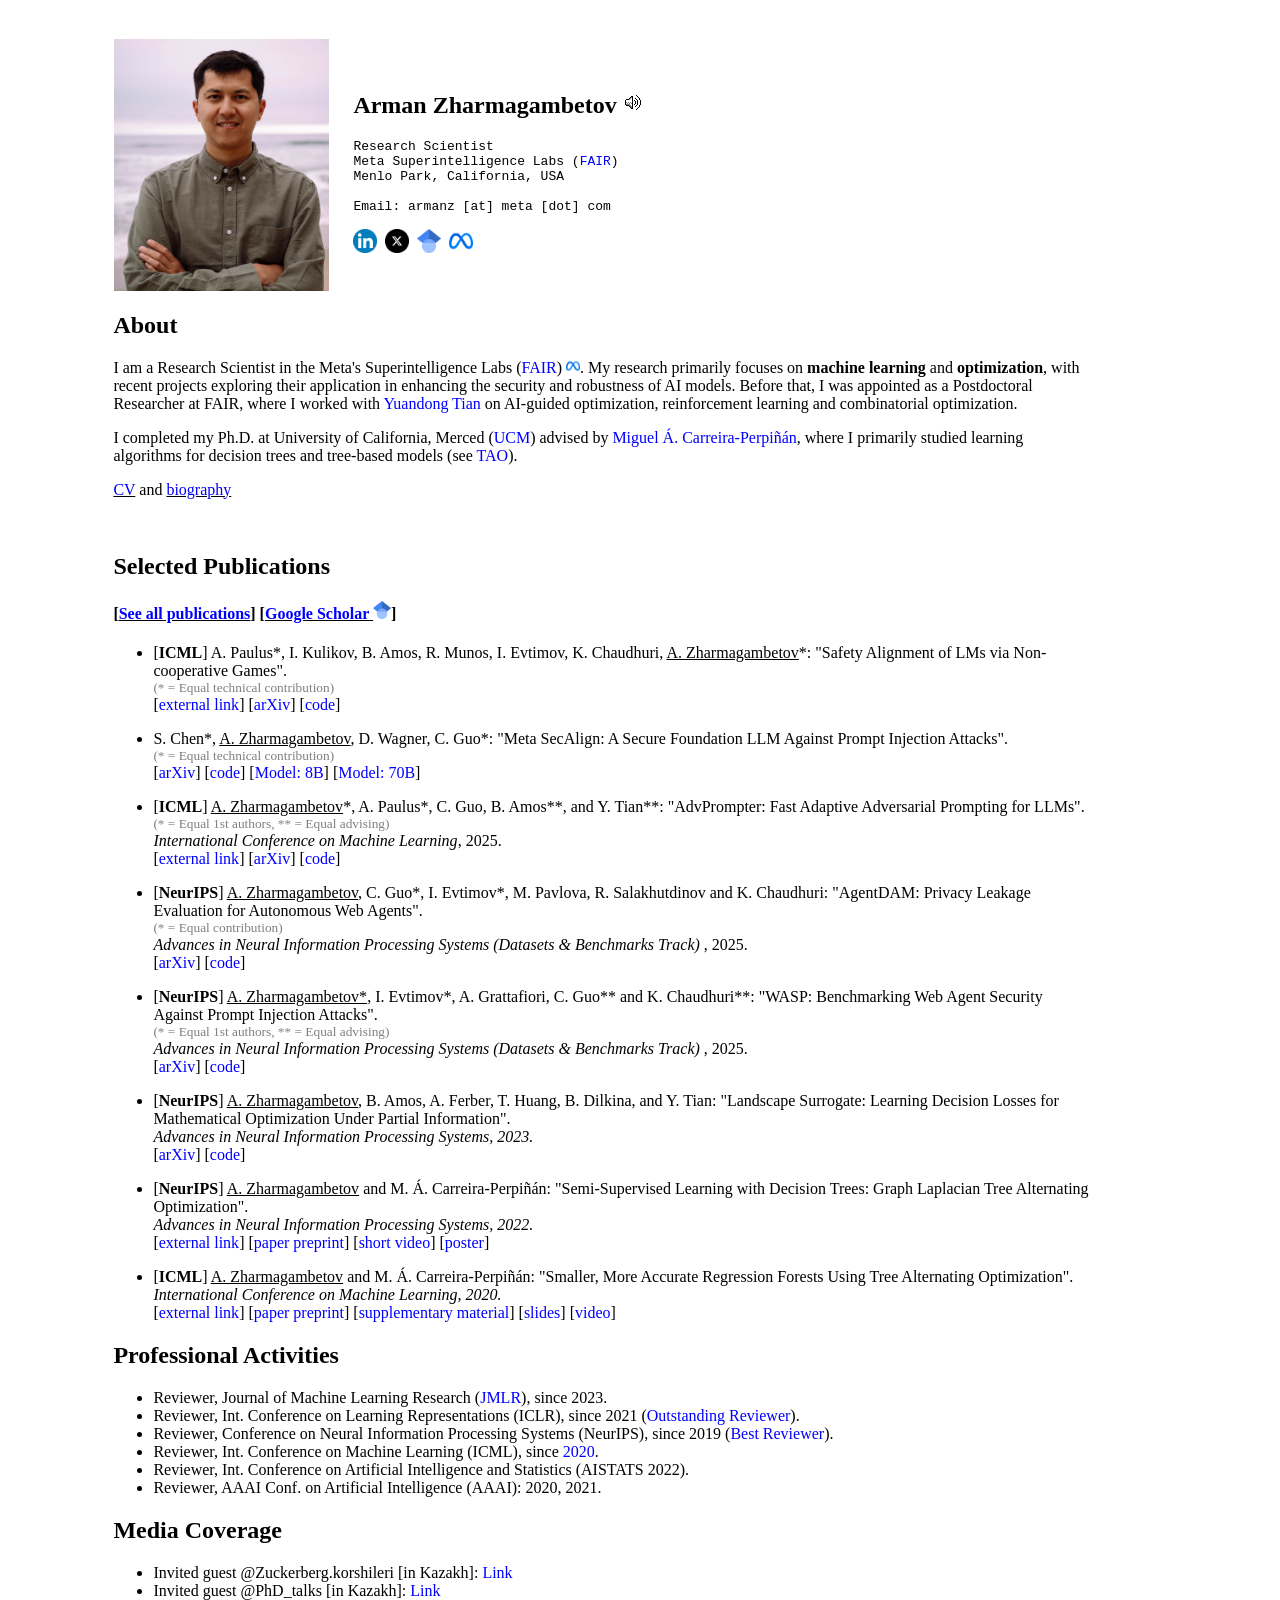
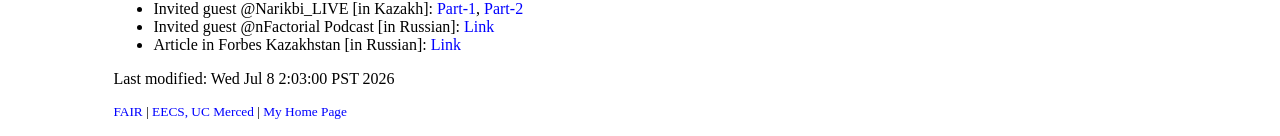
<file: index.html>
<!DOCTYPE html PUBLIC "-//W3C//DTD HTML 4.01 Transitional//EN" "http://www.w3.org/TR/html401">
<!-- adapted from url=(0047)http://faculty.ucmerced.edu/mcarreira-perpinan/ -->
<html><head><meta http-equiv="Content-Type" content="text/html; charset=utf-8">
    <title>Arman Zharmagambetov</title>
    <link rev="made" href="mailto:azharmagambetov%20at%20ucmerced%20dot%20edu">
    <link rel="stylesheet" type="text/css" href="./files/html-style.css">
    <link rel="icon" href="./files/kz.png" type="image/x-icon"> 
    <link rel="shortcut icon" href="./files/kz.png" type="image/x-icon">
    <meta name="author" content="Arman Zharmagambetov">
    <meta name="copyright" content="© 2018 Arman Zharmagambetov">
    <meta http-equiv="Content-language" content="en">
    
    <meta name="description" content="Home page of Arman Zharmagambetov">
    <meta name="keywords" content="Arman Zharmagambetov, azharmagambetov">
    <meta name="keywords" lang="ru" content="Арман Жармагамбетов, Жармаганбетов">
    <meta name="robots" content="all">
  </head>
  
  <body style="margin-top:1cm;margin-left:3cm;margin-right:5cm;">
    
    <table border="0" cellspacing="0">
      <tbody>
  <tr>
    <td align="left"><img width="215" height="252" border="0" src="./files/profile3.png" alt="[Image (JPEG): Arman Zharmagambetov, Half Moon Bay, CA, USA, July 2023]"></td>
    <!--<td align="left"><img width="266" height="400" border="0" src="./files/my_compressed.jpeg" alt="[Image (JPEG): Arman Zharmagambetov, Almaty, Kazakhstan, July 2017]"></td>-->
    <td width="20">&nbsp;</td>
    <td align="left" nowrap="">
      <h2>Arman Zharmagambetov <a href="./files/my_name.mp3"><img width="20" height="20" border="0" align="top" src="./files/sonido.gif" alt=""></a></h2>
      <samp>
        Research Scientist<br>
        Meta Superintelligence Labs (<a href="https://ai.facebook.com/research/" >FAIR</a>)<br>
	      Menlo Park, California, USA<br>
        <br>
        Email: armanz [at] meta [dot] com <br><br>
      <a href="https://www.linkedin.com/in/arman-zharmagambetov-b7aa4876" ><img src="./files/misc/linkedin_icon.png" width="24px"></a> <a href="https://twitter.com/arreqe_ai" ><img src="./files/misc/x_icon.png" width="24px"></a> <a href="https://scholar.google.com/citations?user=D6QocXMAAAAJ"><img src="./files/misc/google_scholar_icon.png" width="24px"></a> <a href="https://ai.meta.com/people/815310593758485/arman-zharmagambetov/"><img src="./files/misc/meta_icon.png" width="24px"></a>
      </samp><br>
    </td>
  </tr>
      </tbody>
    </table>

  <h2>About</h2>

  <p>I am a Research Scientist in the Meta's Superintelligence Labs (<a href="https://ai.facebook.com/research/" >FAIR</a>) <img src="./files/misc/meta_icon.png" width="14px">. My research primarily focuses on <b>machine learning</b> and <b>optimization</b>, with recent projects exploring their application in enhancing the security and robustness of AI models. Before that, I was appointed as a Postdoctoral Researcher at FAIR, where I worked with <a href="https://yuandong-tian.com/" target="_blank">Yuandong Tian</a> on AI-guided optimization, reinforcement learning and combinatorial optimization.
  </p>

  <p>
    I completed my Ph.D. at University of California, Merced (<a href="https://eecs.ucmerced.edu/" >UCM</a>) advised by <a href="http://faculty.ucmerced.edu/mcarreira-perpinan/" target="_blank">Miguel Á. Carreira-Perpiñán</a>, where I primarily studied learning algorithms for decision trees and tree-based models (see <a href="https://faculty.ucmerced.edu/mcarreira-perpinan/research/TAO.html" target="_blank">TAO</a>).
  </p>

  <p>
    <u><a href="./files/arman_zh_cv.pdf">CV</a></u> and <u><a href="./files/bio.txt">biography</a></u>
  </p>

  <br>

  <h2>Selected Publications</h2> 
  <h4><u>[<a href="papers.html" >See all publications</a>]</u> <u>[<a href="https://scholar.google.com/citations?user=D6QocXMAAAAJ">Google Scholar <img src="./files/misc/google_scholar_icon.png" width="18px"></a>]</u></h4>
  <ul>

    <li>
      <p> [<b>ICML</b>] A. Paulus*, I. Kulikov, B. Amos, R. Munos, I. Evtimov, K. Chaudhuri, <u>A. Zharmagambetov</u>*: "Safety Alignment of LMs via Non-cooperative Games". <br>
      <small><font color="#7F7F7F">(* = Equal technical contribution)</font></small><br>
      [<a href="https://ai.meta.com/research/publications/safety-alignment-of-lms-via-non-cooperative-games/" >external link</a>]
      [<a href="https://arxiv.org/abs/2512.20806">arXiv</a>]
      [<a href="https://github.com/facebookresearch/advgame" >code</a>]
      </p>
    </li>

    <li>
      <p> S. Chen*, <u>A. Zharmagambetov</u>, D. Wagner, C. Guo*: "Meta SecAlign: A Secure Foundation LLM Against Prompt Injection Attacks". <br>
      <small><font color="#7F7F7F">(* = Equal technical contribution)</font></small><br>
      [<a href="https://arxiv.org/abs/2507.02735" >arXiv</a>]
      [<a href="https://github.com/facebookresearch/Meta_SecAlign" >code</a>]
      [<a href="https://huggingface.co/facebook/Meta-SecAlign-8B" >Model: 8B</a>]
      [<a href="https://huggingface.co/facebook/Meta-SecAlign-70B" >Model: 70B</a>]
      </p>
    </li>

    <li>
      <p> [<b>ICML</b>] <u>A. Zharmagambetov</u>*, A. Paulus*, C. Guo, B. Amos**, and Y. Tian**: "AdvPrompter: Fast Adaptive Adversarial Prompting for LLMs". <br>
      <small><font color="#7F7F7F">(* = Equal 1st authors, ** = Equal advising)</font></small><br>
      <em> International Conference on Machine Learning</em>, 2025.<br>
      [<a href="https://proceedings.mlr.press/v267/paulus25a.html" >external link</a>]
      [<a href="https://arxiv.org/abs/2404.16873" >arXiv</a>]
      [<a href="https://github.com/facebookresearch/advprompter" >code</a>]
      </p>
    </li>

    <li>
      <p> [<b>NeurIPS</b>] <u>A. Zharmagambetov</u>, C. Guo*, I. Evtimov*, M. Pavlova, R. Salakhutdinov and K. Chaudhuri: "AgentDAM: Privacy Leakage Evaluation for Autonomous Web Agents". <br>
      <small><font color="#7F7F7F">(* = Equal contribution)</font></small><br>
      <em> Advances in Neural Information Processing Systems (Datasets & Benchmarks Track) </em>, 2025.<br>
      [<a href="https://arxiv.org/abs/2503.09780" >arXiv</a>]
      [<a href="https://github.com/facebookresearch/ai-agent-privacy" >code</a>]
      </p>
    </li>

    <li>
      <p> [<b>NeurIPS</b>] <u>A. Zharmagambetov*</u>, I. Evtimov*, A. Grattafiori, C. Guo** and K. Chaudhuri**: "WASP: Benchmarking Web Agent Security Against Prompt Injection Attacks". <br>
      <small><font color="#7F7F7F">(* = Equal 1st authors, ** = Equal advising)</font></small><br>
      <em> Advances in Neural Information Processing Systems (Datasets & Benchmarks Track) </em>, 2025.<br>
      [<a href="https://arxiv.org/abs/2504.18575" >arXiv</a>]
      [<a href="https://github.com/facebookresearch/wasp" >code</a>]
      </p>
    </li>
    
    <li>
      <p> [<b>NeurIPS</b>] <u>A. Zharmagambetov</u>, B. Amos, A. Ferber, T. Huang, B. Dilkina, and Y. Tian: "Landscape Surrogate: Learning Decision Losses for Mathematical Optimization Under Partial Information". <br>
      <em> Advances in Neural Information Processing Systems, 2023.</em><br>
      [<a href="https://arxiv.org/abs/2307.08964" >arXiv</a>] 
      [<a href="https://github.com/facebookresearch/LANCER" >code</a>]
      </p>
    </li>

    <li>
      <p> [<b>NeurIPS</b>] <u>A. Zharmagambetov</u> and M. Á. Carreira-Perpiñán: "Semi-Supervised Learning with Decision Trees: Graph Laplacian Tree Alternating Optimization". <br>
      <em> Advances in Neural Information Processing Systems, 2022.</em><br> 
      [<a href="https://openreview.net/forum?id=cZ41U927n8m" >external link</a>] 
      [<a href="./files/papers/neurips22.pdf" >paper preprint</a>]
      [<a href="https://recorder-v3.slideslive.com/?share=71872&s=5148ff4f-072f-455b-b91d-8f0731dbd8c2" >short video</a>]
      [<a href="./files/posters/neurips22-poster-annotated-qr.pdf" >poster</a>]
      </p>
    </li>

    <li>
      <p> [<b>ICML</b>] <u>A. Zharmagambetov</u> and M. Á. Carreira-Perpiñán: "Smaller, More Accurate Regression Forests Using Tree Alternating Optimization". <br>
      <em> International Conference on Machine Learning, 2020.</em><br> 
      [<a href="http://proceedings.mlr.press/v119/zharmagambetov20a.html" >external link</a>] 
      [<a href="./files/papers/icml20.pdf" >paper preprint</a>]
      [<a href="./files/papers/icml20-supp.pdf" >supplementary material</a>]
      [<a href="./files/slides/icml20-slides.pdf" >slides</a>]
      [<a href="https://icml.cc/virtual/2020/poster/6675" >video</a>]
      </p>
    </li>

    </ul>
    
      

    <h2>Professional Activities</h2>
    <ul>
        <li>Reviewer, Journal of Machine Learning Research (<a href="./files/misc/I_review_JMLR.gif" >JMLR</a>), since 2023.</li> 
        <li>Reviewer, Int. Conference on Learning Representations (ICLR), since 2021 (<a href="https://iclr.cc/Conferences/2024/Reviewers#outstanding-reviewers" target="_blank">Outstanding Reviewer</a>).</li> 
        <li>Reviewer, Conference on Neural Information Processing Systems (NeurIPS), since 2019 (<a href="https://neurips.cc/Conferences/2019/Reviewers" target="_blank">Best Reviewer</a>).</li>
        <li>Reviewer, Int. Conference on Machine Learning (ICML), since <a href="./files/misc/icml_certificate.pdf" >2020</a>.</li>
        <li>Reviewer, Int. Conference on Artificial Intelligence and Statistics (AISTATS 2022).</li>
        <li>Reviewer, AAAI Conf. on Artificial Intelligence (AAAI): 2020, 2021.</li>
    </ul>

    <h2>Media Coverage</h2>
    <ul>
      <li>Invited guest @Zuckerberg.korshileri [in Kazakh]: <a href="https://www.youtube.com/watch?v=LbR8mh_RzOo" target="_blank">Link</a></li>
      <li>Invited guest @PhD_talks [in Kazakh]: <a href="https://www.youtube.com/watch?v=smU666_9Iyw" target="_blank">Link</a></li>  
      <li>Invited guest @Narikbi_LIVE [in Kazakh]: <a href="https://www.youtube.com/watch?v=vjk4DDKcEM8" target="_blank">Part-1</a>, <a href="https://www.youtube.com/watch?v=N4-gZi-PWoI" target="_blank">Part-2</a> </li>
        <li>Invited guest @nFactorial Podcast [in Russian]: <a href="https://www.youtube.com/watch?v=UJV5rhHFTtI" target="_blank">Link</a> </li>
        <li>Article in Forbes Kazakhstan [in Russian]: <a href="https://forbes.kz/life/hero/kak_kazahstanets_priruchaet_iskusstvennyiy_intellekt_v_meta/" target="_blank">Link</a> </li>
    </ul>

    <!-- Created: Fri Nov 09 23:19:07 PDT 2018 -->
    <!-- hhmts start -->
    Last modified: Wed Jul 8 2:03:00 PST 2026
    <!-- hhmts end -->
    
    <p>
      <small>
  <a href="https://ai.facebook.com/research/" >FAIR</a> |    
  <a href="https://eecs.ucmerced.edu/" >EECS, UC Merced</a> |
  <a href="https://arman-z.github.io/" >My Home Page</a>
      </small>
    </p>

</body></html>
</file>
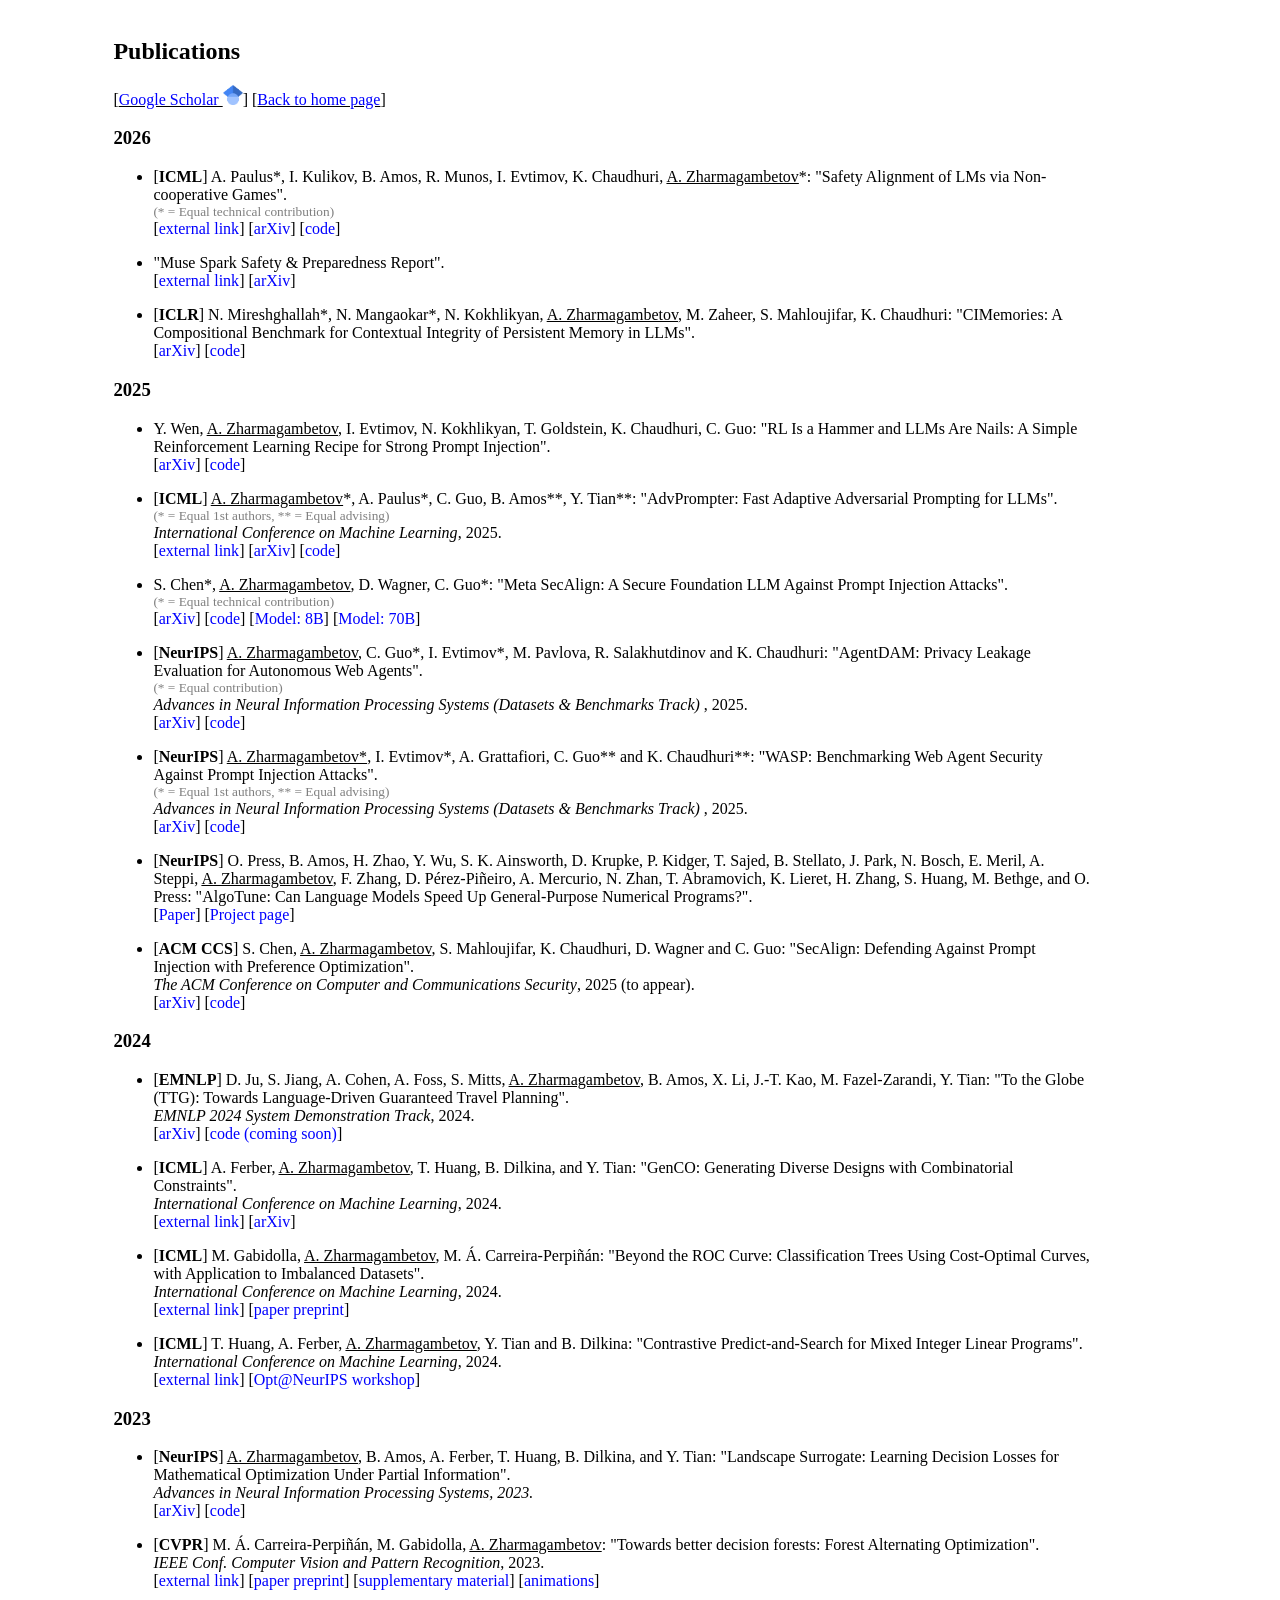
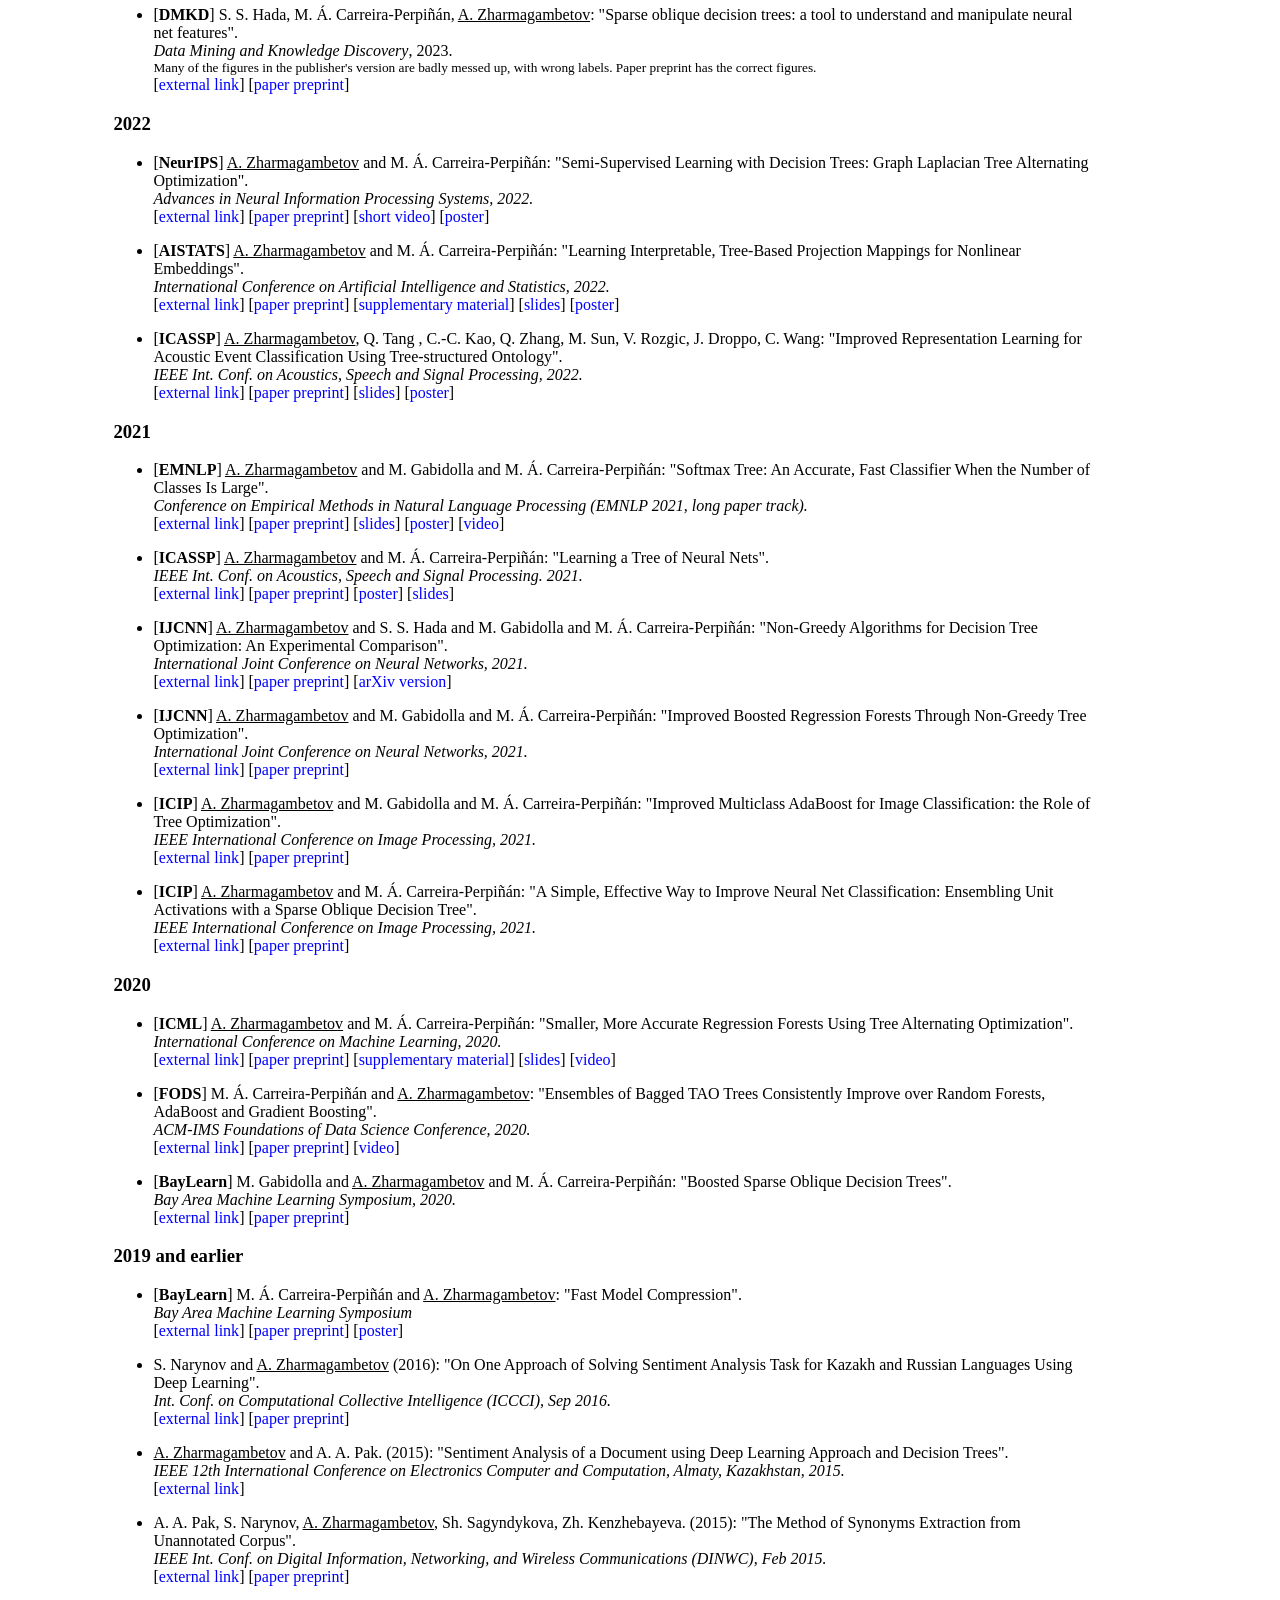
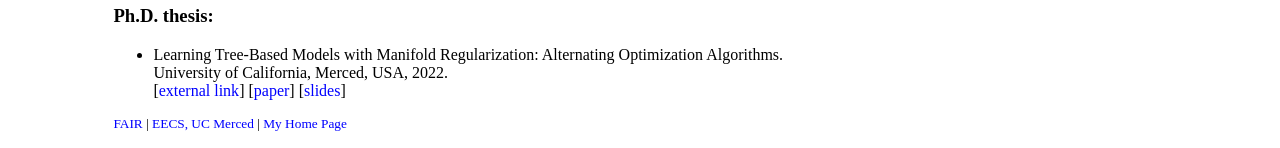
<file: papers.html>
<!DOCTYPE html PUBLIC "-//W3C//DTD HTML 4.01 Transitional//EN" "http://www.w3.org/TR/html401">
<!-- saved from url=(0047)http://faculty.ucmerced.edu/mcarreira-perpinan/ -->
<html><head><meta http-equiv="Content-Type" content="text/html; charset=utf-8">
    <title>Arman Zharmagambetov</title>
    <link rev="made" href="mailto:azharmagambetov%20at%20ucmerced%20dot%20edu">
    <link rel="stylesheet" type="text/css" href="./files/html-style.css">
    <link rel="icon" href="./files/kz.png" type="image/x-icon"> 
    <link rel="shortcut icon" href="./files/kz.png" type="image/x-icon">
    <meta name="author" content="Arman Zharmagambetov">
    <meta name="copyright" content="© 2004 Miguel A. Carreira-Perpinan">
    <meta http-equiv="Content-language" content="en">
    
    <meta name="description" content="Home page of Arman Zharmagambetov">
    <meta name="keywords" content="Arman Zharmagambetov, azharmagambetov">
    <meta name="keywords" lang="ru" content="Арман Жармагамбетов">
    <meta name="robots" content="all">
  </head>
  
  <body style="margin-top:1cm;margin-left:3cm;margin-right:5cm;">
  
  
  <h2>Publications</h2> 
  
  <u>[<a href="https://scholar.google.com/citations?user=D6QocXMAAAAJ">Google Scholar <img src="./files/misc/google_scholar_icon.png" width="20px"></a>]</u>
  <u>[<a href="index.html" >Back to home page</a>]</u>
  
  <h3>2026</h3>
  <ul>
    
    <li>
      <p> [<b>ICML</b>] A. Paulus*, I. Kulikov, B. Amos, R. Munos, I. Evtimov, K. Chaudhuri, <u>A. Zharmagambetov</u>*: "Safety Alignment of LMs via Non-cooperative Games". <br>
      <small><font color="#7F7F7F">(* = Equal technical contribution)</font></small><br>
      [<a href="https://ai.meta.com/research/publications/safety-alignment-of-lms-via-non-cooperative-games/" >external link</a>]
      [<a href="https://arxiv.org/abs/2512.20806">arXiv</a>]
      [<a href="https://github.com/facebookresearch/advgame" >code</a>]
      </p>
    </li>

    <li>
      <p> "Muse Spark Safety & Preparedness Report". <br>
      [<a href="https://ai.meta.com/static-resource/muse-spark-safety-and-preparedness-report/" >external link</a>]
      [<a href="https://arxiv.org/abs/2606.12429">arXiv</a>]
      </p>
    </li>

    <li>
      <p> [<b>ICLR</b>] N. Mireshghallah*, N. Mangaokar*, N. Kokhlikyan, <u>A. Zharmagambetov</u>, M. Zaheer, S. Mahloujifar, K. Chaudhuri: "CIMemories: A Compositional Benchmark for Contextual Integrity of Persistent Memory in LLMs". <br>
      [<a href="https://arxiv.org/abs/2511.14937" >arXiv</a>]
      [<a href="https://github.com/facebookresearch/CIMemories" >code</a>]
      </p>
    </li>

  </ul>


  <h3>2025</h3>
  <ul>

    <li>
      <p> Y. Wen, <u>A. Zharmagambetov</u>, I. Evtimov, N. Kokhlikyan, T. Goldstein, K. Chaudhuri, C. Guo: "RL Is a Hammer and LLMs Are Nails: A Simple Reinforcement Learning Recipe for Strong Prompt Injection". <br>
      [<a href="https://arxiv.org/abs/2510.04885" >arXiv</a>]
      [<a href="https://github.com/facebookresearch/rl-injector" >code</a>]
      </p>
    </li>

    <li>
      <p> [<b>ICML</b>] <u>A. Zharmagambetov</u>*, A. Paulus*, C. Guo, B. Amos**, Y. Tian**: "AdvPrompter: Fast Adaptive Adversarial Prompting for LLMs". <br>
      <small><font color="#7F7F7F">(* = Equal 1st authors, ** = Equal advising)</font></small><br>
      <em> International Conference on Machine Learning</em>, 2025.<br>
      [<a href="https://proceedings.mlr.press/v267/paulus25a.html" >external link</a>]
      [<a href="https://arxiv.org/abs/2404.16873" >arXiv</a>]
      [<a href="https://github.com/facebookresearch/advprompter" >code</a>]
      </p>
    </li>

    <li>
      <p> S. Chen*, <u>A. Zharmagambetov</u>, D. Wagner, C. Guo*: "Meta SecAlign: A Secure Foundation LLM Against Prompt Injection Attacks". <br>
      <small><font color="#7F7F7F">(* = Equal technical contribution)</font></small><br>
      [<a href="https://arxiv.org/abs/2507.02735" >arXiv</a>]
      [<a href="https://github.com/facebookresearch/Meta_SecAlign" >code</a>]
      [<a href="https://huggingface.co/facebook/Meta-SecAlign-8B" >Model: 8B</a>]
      [<a href="https://huggingface.co/facebook/Meta-SecAlign-70B" >Model: 70B</a>]
      </p>
    </li>
    
    <li>
      <p> [<b>NeurIPS</b>] <u>A. Zharmagambetov</u>, C. Guo*, I. Evtimov*, M. Pavlova, R. Salakhutdinov and K. Chaudhuri: "AgentDAM: Privacy Leakage Evaluation for Autonomous Web Agents". <br>
      <small><font color="#7F7F7F">(* = Equal contribution)</font></small><br>
      <em> Advances in Neural Information Processing Systems (Datasets & Benchmarks Track) </em>, 2025.<br>
      [<a href="https://arxiv.org/abs/2503.09780" >arXiv</a>]
      [<a href="https://github.com/facebookresearch/ai-agent-privacy" >code</a>]
      </p>
    </li>

    <li>
      <p> [<b>NeurIPS</b>] <u>A. Zharmagambetov*</u>, I. Evtimov*, A. Grattafiori, C. Guo** and K. Chaudhuri**: "WASP: Benchmarking Web Agent Security Against Prompt Injection Attacks". <br>
      <small><font color="#7F7F7F">(* = Equal 1st authors, ** = Equal advising)</font></small><br>
      <em> Advances in Neural Information Processing Systems (Datasets & Benchmarks Track) </em>, 2025.<br>
      [<a href="https://arxiv.org/abs/2504.18575" >arXiv</a>]
      [<a href="https://github.com/facebookresearch/wasp" >code</a>]
      </p>
    </li>

    <li>
      <p> [<b>NeurIPS</b>] O. Press, B. Amos, H. Zhao, Y. Wu, S. K. Ainsworth, D. Krupke, P. Kidger, T. Sajed, B. Stellato, J. Park, N. Bosch, E. Meril, A. Steppi, <u>A. Zharmagambetov</u>, F. Zhang, D. Pérez-Piñeiro, A. Mercurio, N. Zhan, T. Abramovich, K. Lieret, H. Zhang, S. Huang, M. Bethge, and O. Press: "AlgoTune: Can Language Models Speed Up General-Purpose Numerical Programs?". <br>
      [<a href="https://algotune.io/paper.pdf" >Paper</a>]
      [<a href="https://algotune.io/" >Project page</a>]
      </p>
    </li>

    <li>
      <p> [<b>ACM CCS</b>] S. Chen, <u>A. Zharmagambetov</u>, S. Mahloujifar, K. Chaudhuri, D. Wagner and C. Guo: "SecAlign: Defending Against Prompt Injection with Preference Optimization". <br>
      <em> The ACM Conference on Computer and Communications Security</em>, 2025 (to appear).<br>
      [<a href="https://arxiv.org/abs/2410.05451" >arXiv</a>]
      [<a href="https://github.com/facebookresearch/SecAlign" >code</a>]
      </p>
    </li>

  </ul>

  <h3>2024</h3>
  <ul>

    <li>
      <p> [<b>EMNLP</b>] D. Ju, S. Jiang, A. Cohen, A. Foss, S. Mitts, <u>A. Zharmagambetov</u>, B. Amos, X. Li, J.-T. Kao, M. Fazel-Zarandi, Y. Tian: "To the Globe (TTG): Towards Language-Driven Guaranteed Travel Planning". <br><em>EMNLP 2024 System Demonstration Track</em>, 2024.<br>
        [<a href="https://arxiv.org/abs/2410.16456" >arXiv</a>]
        [<a href="https://github.com/facebookresearch/" >code (coming soon)</a>]
      </p>
    </li>

    <li>
      <p> [<b>ICML</b>] A. Ferber, <u>A. Zharmagambetov</u>, T. Huang, B. Dilkina, and Y. Tian: "GenCO: Generating Diverse Designs with Combinatorial Constraints". <br>
      <em> International Conference on Machine Learning</em>, 2024.<br>
      [<a href="https://proceedings.mlr.press/v235/ferber24a.html" >external link</a>]
      [<a href="https://arxiv.org/abs/2310.02442" >arXiv</a>]
      </p>
    </li>

    <li>
      <p> [<b>ICML</b>] M. Gabidolla, <u>A. Zharmagambetov</u>, M. Á. Carreira-Perpiñán: "Beyond the ROC Curve: Classification Trees Using Cost-Optimal Curves, with Application to Imbalanced Datasets".<br>
      <em> International Conference on Machine Learning</em>, 2024.<br> 
      [<a href="https://proceedings.mlr.press/v235/gabidolla24a.html" >external link</a>]
      [<a href="./files/papers/icml24a.pdf" >paper preprint</a>]
      </p>
    </li>

    <li>
      <p> [<b>ICML</b>] T. Huang, A. Ferber, <u>A. Zharmagambetov</u>, Y. Tian and B. Dilkina: "Contrastive Predict-and-Search for Mixed Integer Linear Programs". <br>
      <em> International Conference on Machine Learning</em>, 2024.<br> 
      [<a href="https://proceedings.mlr.press/v235/huang24f.html" >external link</a>]
      [<a href="https://opt-ml.org/papers/2023/paper100.pdf" >Opt@NeurIPS workshop</a>]
      </p>
    </li>

  </ul>

  <h3>2023</h3>
  <ul>
    
    <li>
      <p> [<b>NeurIPS</b>] <u>A. Zharmagambetov</u>, B. Amos, A. Ferber, T. Huang, B. Dilkina, and Y. Tian: "Landscape Surrogate: Learning Decision Losses for Mathematical Optimization Under Partial Information". <br>
      <em> Advances in Neural Information Processing Systems, 2023.</em><br>
      [<a href="https://arxiv.org/abs/2307.08964" >arXiv</a>] 
      [<a href="https://github.com/facebookresearch/LANCER" >code</a>]
      </p>
    </li>
    
    <li>
      <p> [<b>CVPR</b>] M. Á. Carreira-Perpiñán, M. Gabidolla, <u>A. Zharmagambetov</u>: "Towards better decision forests: Forest Alternating Optimization".<br>
      <em> IEEE Conf. Computer Vision and Pattern Recognition</em>, 2023.<br> 
      [<a href="https://openreview.net/forum?id=lnk7YwHeZZ" >external link</a>]
      [<a href="./files/papers/cvpr23.pdf" >paper preprint</a>]
      [<a href="./files/papers/cvpr23-suppl.pdf" >supplementary material</a>]
      [<a href="./files/papers/cvpr23-anim/" >animations</a>]
      </p>
    </li>

    <li>
      <p> [<b>DMKD</b>] S. S. Hada, M. Á. Carreira-Perpiñán, <u>A. Zharmagambetov</u>: "Sparse oblique decision trees: a tool to understand and manipulate neural net features".<br>
      <em> Data Mining and Knowledge Discovery</em>, 2023.<br> 
      <small>Many of the figures in the publisher's version are badly messed up, with wrong labels. Paper preprint has the correct figures.</small><br>
      [<a href="http://doi.org/10.1007/s10618-022-00892-7" >external link</a>]
      [<a href="./files/papers/NNfeat-Mask.pdf" >paper preprint</a>]
      </p>
    </li>

    </ul>
    
    
    <h3>2022</h3>
    <ul>

      <li>
        <p> [<b>NeurIPS</b>] <u>A. Zharmagambetov</u> and M. Á. Carreira-Perpiñán: "Semi-Supervised Learning with Decision Trees: Graph Laplacian Tree Alternating Optimization". <br>
        <em> Advances in Neural Information Processing Systems, 2022.</em><br> 
        [<a href="https://openreview.net/forum?id=cZ41U927n8m" >external link</a>] 
        [<a href="./files/papers/neurips22.pdf" >paper preprint</a>]
        [<a href="https://recorder-v3.slideslive.com/?share=71872&s=5148ff4f-072f-455b-b91d-8f0731dbd8c2" >short video</a>]
        [<a href="./files/posters/neurips22-poster-annotated-qr.pdf" >poster</a>]
        </p>
      </li>

      <li>
        <p> [<b>AISTATS</b>] <u>A. Zharmagambetov</u> and M. Á. Carreira-Perpiñán: "Learning Interpretable, Tree-Based Projection Mappings for Nonlinear Embeddings". <br>
        <em> International Conference on Artificial Intelligence and Statistics, 2022.</em><br> 
        [<a href="https://proceedings.mlr.press/v151/zharmagambetov22a.html" >external link</a>] 
        [<a href="./files/papers/aistats22.pdf" >paper preprint</a>]
        [<a href="./files/papers/aistats22-supp" >supplementary material</a>]
        [<a href="./files/slides/aistats22-slides.pdf" >slides</a>]
        [<a href="./files/posters/aistats22-poster.pdf" >poster</a>]
        </p>
      </li>
      
      <li>
        <p> [<b>ICASSP</b>] <u>A. Zharmagambetov</u>, Q. Tang , C.-C. Kao, Q. Zhang, M. Sun, V. Rozgic, J. Droppo, C. Wang: "Improved Representation Learning for Acoustic Event Classification Using Tree-structured Ontology".<br>
        <em> IEEE Int. Conf. on Acoustics, Speech and Signal Processing, 2022.</em><br> 
        [<a href="https://doi.org/10.1109/ICASSP43922.2022.9746266" >external link</a>]
        [<a href="./files/papers/icassp22.pdf" >paper preprint</a>]
        [<a href="./files/slides/icassp22-slides.pdf" >slides</a>]
        [<a href="./files/posters/icassp22-poster.pdf" >poster</a>]
        </p>
      </li>
  
    </ul>

    <h3>2021</h3>
    <ul>
      <li>
        <p> [<b>EMNLP</b>] <u>A. Zharmagambetov</u> and M. Gabidolla and M. Á. Carreira-Perpiñán: "Softmax Tree: An Accurate, Fast Classifier When the Number of Classes Is Large". <br>
        <em> Conference on Empirical Methods in Natural Language Processing (EMNLP 2021, long paper track).</em><br> 
        [<a href="https://aclanthology.org/2021.emnlp-main.838/" >external link</a>] 
        [<a href="./files/papers/emnlp21.pdf" >paper preprint</a>]
        [<a href="./files/slides/emnlp21-slides.pdf" >slides</a>]
        [<a href="./files/posters/emnlp21-poster.pdf" >poster</a>]
        [<a href="https://youtu.be/lTWEnVrirv0" >video</a>]
        </p>
      </li>

      <li>
        <p> [<b>ICASSP</b>] <u>A. Zharmagambetov</u> and M. Á. Carreira-Perpiñán: "Learning a Tree of Neural Nets".<br>
        <em> IEEE Int. Conf. on Acoustics, Speech and Signal Processing. 2021.</em><br> 
        [<a href="https://doi.org/10.1109/ICASSP39728.2021.9413718" >external link</a>]
        [<a href="./files/papers/icassp21b.pdf" >paper preprint</a>]
        [<a href="./files/posters/icassp21b-poster.pdf" >poster</a>]
        [<a href="./files/slides/icassp21b-slides.pdf" >slides</a>]
        </p>
      </li>
  
      <li>
        <p> [<b>IJCNN</b>] <u>A. Zharmagambetov</u> and S. S. Hada and M. Gabidolla and M. Á. Carreira-Perpiñán: "Non-Greedy Algorithms for Decision Tree Optimization: An Experimental Comparison". <br>
        <em> International Joint Conference on Neural Networks, 2021. </em><br> 
        [<a href="https://doi.org/10.1109/IJCNN52387.2021.9533597" >external link</a>]
        [<a href="./files/papers/ijcnn21a.pdf" >paper preprint</a>]
        [<a href="https://arxiv.org/abs/1911.03054" >arXiv version</a>]
        </p>
      </li>
  
      <li>
        <p> [<b>IJCNN</b>] <u>A. Zharmagambetov</u> and M. Gabidolla and M. Á. Carreira-Perpiñán: "Improved Boosted Regression Forests Through Non-Greedy Tree Optimization". <br>
        <em> International Joint Conference on Neural Networks, 2021. </em><br> 
        [<a href="https://doi.org/10.1109/IJCNN52387.2021.9534446" >external link</a>]
        [<a href="./files/papers/ijcnn21b.pdf" >paper preprint</a>]
        </p>
      </li>
  
      <li>
        <p> [<b>ICIP</b>] <u>A. Zharmagambetov</u> and M. Gabidolla and M. Á. Carreira-Perpiñán: "Improved Multiclass AdaBoost for Image Classification:
  the Role of Tree Optimization". <br>
        <em> IEEE International Conference on Image Processing, 2021. </em><br> 
        [<a href="https://doi.org/10.1109/ICIP42928.2021.9506569" >external link</a>]
        [<a href="./files/papers/icip21a.pdf" >paper preprint</a>]
        </p>
      </li>
  
      <li>
        <p> [<b>ICIP</b>] <u>A. Zharmagambetov</u> and M. Á. Carreira-Perpiñán: "A Simple, Effective Way to Improve Neural Net Classification:
  Ensembling Unit Activations with a Sparse Oblique Decision Tree". <br>
        <em> IEEE International Conference on Image Processing, 2021. </em><br> 
        [<a href="https://doi.org/10.1109/ICIP42928.2021.9506247" >external link</a>]
        [<a href="./files/papers/icip21b.pdf" >paper preprint</a>]
        </p>
      </li>
      
    </ul>


    <h3> 2020 </h3>
    <ul>
      <li>
        <p> [<b>ICML</b>] <u>A. Zharmagambetov</u> and M. Á. Carreira-Perpiñán: "Smaller, More Accurate Regression Forests Using Tree Alternating Optimization". <br>
        <em> International Conference on Machine Learning, 2020.</em><br> 
        [<a href="http://proceedings.mlr.press/v119/zharmagambetov20a.html" >external link</a>] 
        [<a href="./files/papers/icml20.pdf" >paper preprint</a>]
        [<a href="./files/papers/icml20-supp.pdf" >supplementary material</a>]
        [<a href="./files/slides/icml20-slides.pdf" >slides</a>]
        [<a href="https://icml.cc/virtual/2020/poster/6675" >video</a>]
        </p>
      </li>

      <li>
        <p> [<b>FODS</b>] M. Á. Carreira-Perpiñán and <u>A. Zharmagambetov</u>: "Ensembles of Bagged TAO Trees Consistently Improve over Random Forests, AdaBoost and Gradient Boosting".<br>
        <em> ACM-IMS Foundations of Data Science Conference, 2020.</em><br> 
        [<a href="https://dl.acm.org/doi/10.1145/3412815.3416882" >external link</a>]
        [<a href="./files/papers/fods20.pdf" >paper preprint</a>]
        [<a href="https://youtu.be/HpVvj8zfJfk" >video</a>]
        </p>
      </li>
  
      <li>
        <p> [<b>BayLearn</b>] M. Gabidolla and <u>A. Zharmagambetov</u> and M. Á. Carreira-Perpiñán: "Boosted Sparse Oblique Decision Trees".<br>
        <em> Bay Area Machine Learning Symposium, 2020.</em><br> 
        [<a href="http://www.baylearn.org/submissions" >external link</a>]
        [<a href="./files/abstracts/baylearn20c.pdf" >paper preprint</a>]
        </p>
      </li>

    </ul>

    <h3> 2019 and earlier </h3>
    <ul>
      <li>
        <p> [<b>BayLearn</b>] M. Á. Carreira-Perpiñán and <u>A. Zharmagambetov</u>: "Fast Model Compression". <br>
        <em> Bay Area Machine Learning Symposium</em><br> 
        [<a href="https://sites.google.com/site/baylearn2018/schedule" >external link</a>] 
        [<a href="./files/abstracts/baylearn18a.pdf" >paper preprint</a>]
        [<a href="./files/posters/baylearn18a-poster.pdf" >poster</a>]<br>
        </p>
      </li>
  
      <li>
        <p> S. Narynov and <u>A. Zharmagambetov</u> (2016): "On One Approach of Solving Sentiment Analysis Task for Kazakh and Russian Languages Using Deep Learning". <br>
        <em> Int. Conf. on Computational Collective Intelligence (ICCCI), Sep 2016.</em><br> 
        [<a href="https://link.springer.com/chapter/10.1007/978-3-319-45246-3_51" >external link</a>] 
        [<a href="./files/papers/iccci16.pdf" >paper preprint</a>]<br>
        </p>
      </li>
      
      <li>
        <p> <u>A. Zharmagambetov</u> and A. A. Pak. (2015): "Sentiment Analysis of a Document using Deep Learning Approach and Decision Trees".<br>
        <em> IEEE 12th International Conference on Electronics Computer and Computation, Almaty, Kazakhstan, 2015.</em><br> 
        [<a href="https://ieeexplore.ieee.org/abstract/document/7416902/">external link</a>]
        </p>
      </li>
  
      <li>
        <p> A. A. Pak, S. Narynov, <u>A. Zharmagambetov</u>, Sh. Sagyndykova, Zh. Kenzhebayeva. (2015): "The Method of Synonyms Extraction from Unannotated Corpus". <br>
        <em> IEEE Int. Conf. on Digital Information, Networking, and Wireless Communications (DINWC), Feb 2015. </em><br> 
        [<a href="https://ieeexplore.ieee.org/document/7054207" >external link</a>] 
        [<a href="./files/papers/dinwc15.pdf" >paper preprint</a>]<br>
        </p>
      </li>
    </ul>



  <h3>Ph.D. thesis:</h3>
    <ul>
    <li>
    <p>
    Learning Tree-Based Models with Manifold Regularization: Alternating Optimization Algorithms.<br>
    University of California, Merced, USA, 2022.<br>
    [<a href="https://escholarship.org/uc/item/5d4178hb" >external link</a>]
      [<a href="./files/papers/arman-thesis.pdf" >paper</a>]
      [<a href="./files/slides/arman-thesis-slides.pdf" >slides</a>]
    </p>
    </li>
    </ul>
    
    <p>
      <small>
  <a href="https://ai.facebook.com/research/" >FAIR</a> |    
  <a href="https://eecs.ucmerced.edu/" >EECS, UC Merced</a> |
  <a href="https://arman-z.github.io/" >My Home Page</a>
      </small>
    </p>

</body></html>
</file>
<file: files/html-style.css>
body {
	background-color: #ffffff;
	color: #000000;
}

a:Link {
	color: #0000ff;
	text-decoration: none;
	background-color: transparent;
}

a:Visited {
	color: #660099;
	text-decoration: none;
	background-color: transparent;
}

a:Hover {
	color: #660099;
	text-decoration: underline;
	background-color: transparent;
}

a:Active {
	color: #ff0000;
	background-color: transparent;
}
</file>
